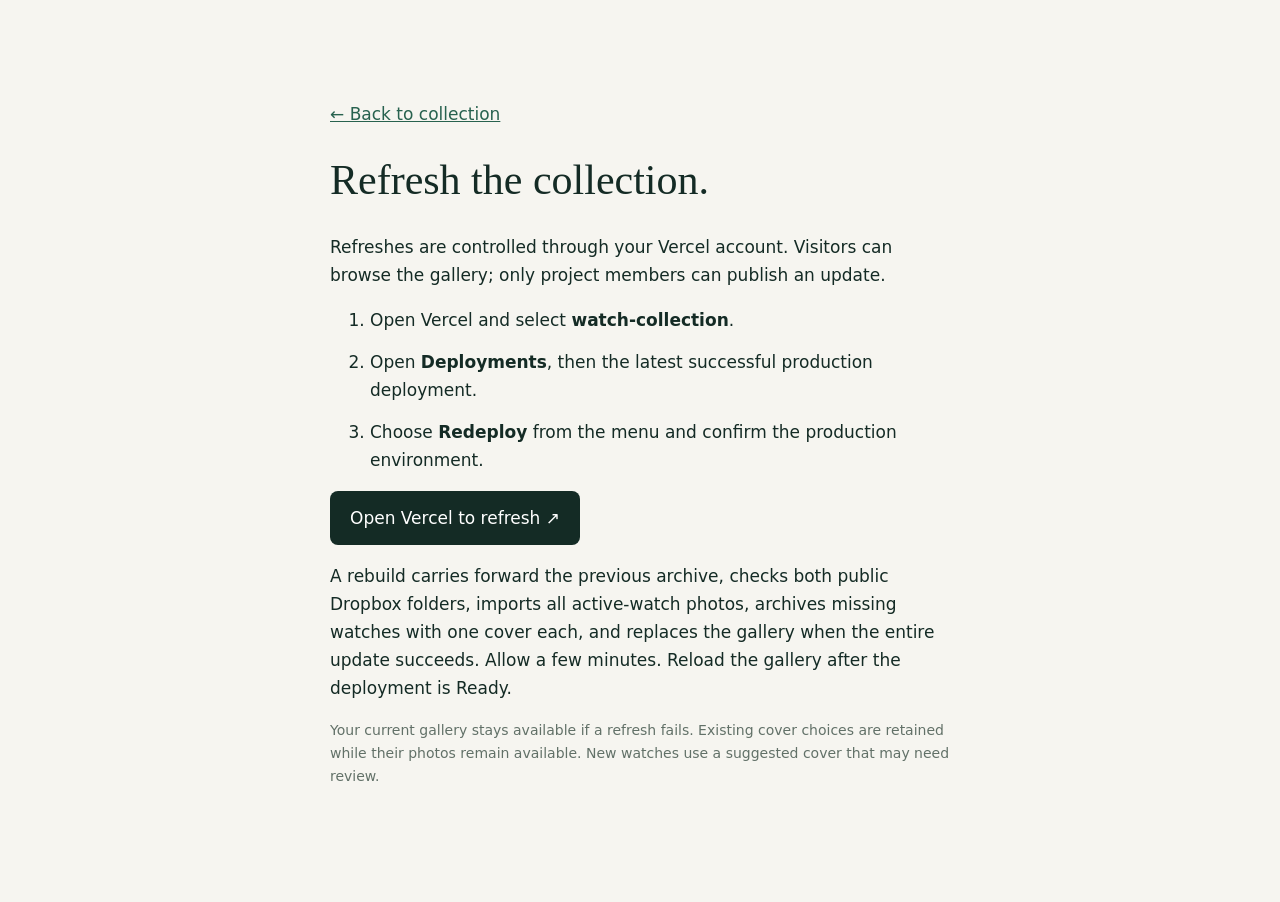
<file: refresh.html>
<!doctype html>
<html lang="en"><meta charset="utf-8"><meta name="viewport" content="width=device-width,initial-scale=1"><title>Refresh the collection</title>
<style>body{margin:0;background:#f6f5f0;color:#142b25;font:17px/1.65 system-ui}main{max-width:620px;margin:8vh auto;padding:28px}h1{font:42px/1.15 Georgia}a{color:#28624f}.button{display:inline-block;padding:13px 20px;border-radius:8px;background:#142b25;color:white;text-decoration:none}li{margin:14px 0}.note{font-size:14px;color:#627168}</style>
<main><a href="/">← Back to collection</a><h1>Refresh the collection.</h1><p>Refreshes are controlled through your Vercel account. Visitors can browse the gallery; only project members can publish an update.</p>
<ol><li>Open Vercel and select <strong>watch-collection</strong>.</li><li>Open <strong>Deployments</strong>, then the latest successful production deployment.</li><li>Choose <strong>Redeploy</strong> from the menu and confirm the production environment.</li></ol>
<p><a class="button" href="https://vercel.com/dashboard" target="_blank" rel="noopener noreferrer">Open Vercel to refresh ↗</a></p>
<p>A rebuild carries forward the previous archive, checks both public Dropbox folders, imports all active-watch photos, archives missing watches with one cover each, and replaces the gallery when the entire update succeeds. Allow a few minutes. Reload the gallery after the deployment is Ready.</p>
<p class="note">Your current gallery stays available if a refresh fails. Existing cover choices are retained while their photos remain available. New watches use a suggested cover that may need review.</p></main></html>
</file>
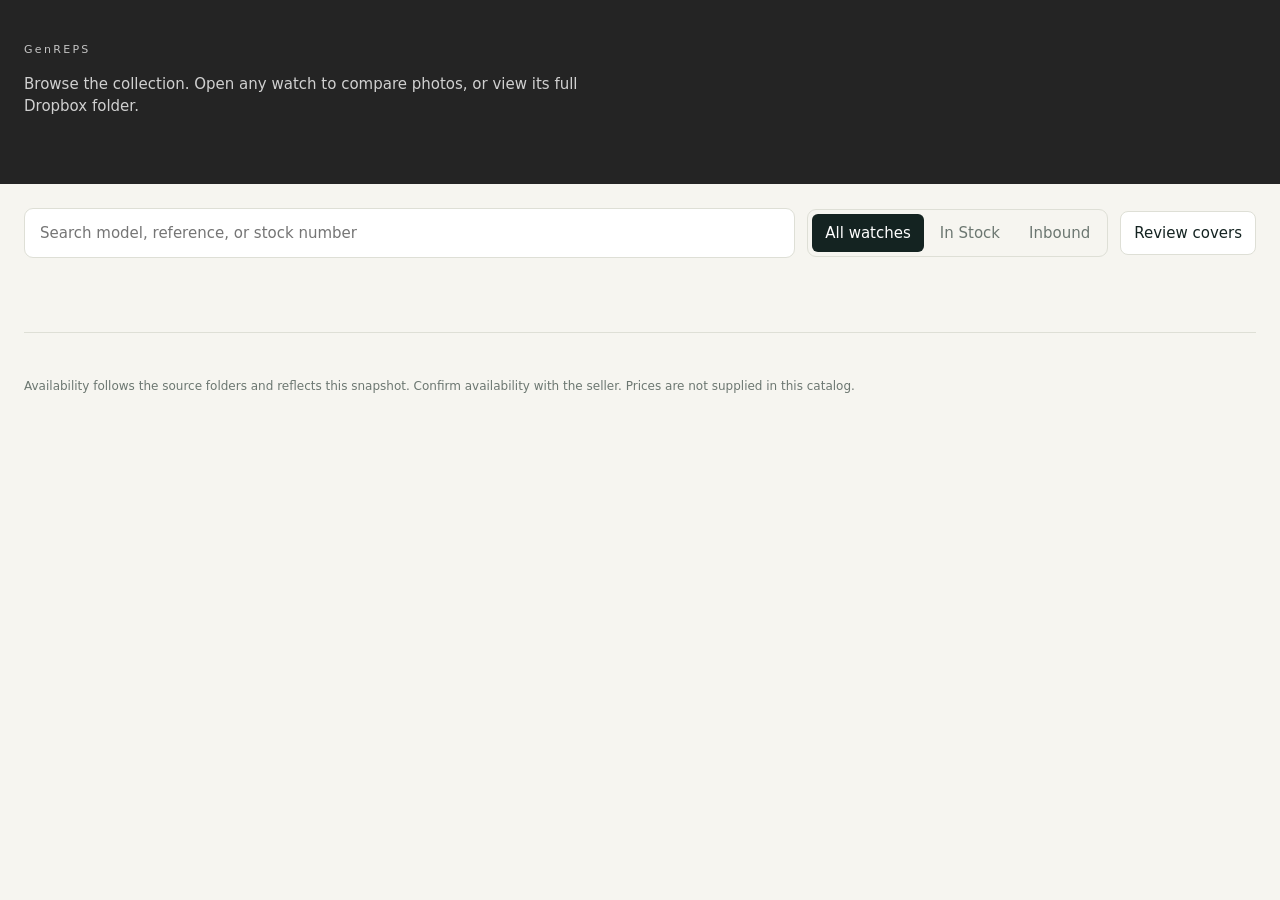
<file: template.html>
<!doctype html>
<html lang="en"><head><meta charset="utf-8"><meta name="viewport" content="width=device-width,initial-scale=1"><title>GenREPS</title>
<style>
:root{color-scheme:light;--ink:#142321;--muted:#6c7771;--paper:#f6f5f0;--line:#dedfd6;--accent:#28624f}*{box-sizing:border-box}body{margin:0;background:var(--paper);color:var(--ink);font:15px/1.5 system-ui,-apple-system,BlinkMacSystemFont,"Segoe UI",sans-serif}button,input,a{-webkit-tap-highlight-color:transparent}button,a{touch-action:manipulation}button{cursor:pointer;font:inherit}header{background:#242424;color:#fff;padding:42px max(24px,calc((100vw - 1400px)/2));position:relative}.eyebrow{letter-spacing:.21em;text-transform:none;font-size:11px;color:#c4c4c4;margin:0 0 14px}h1{font:normal clamp(32px,5vw,52px)/1.12 Georgia,serif;margin:0 0 16px}header p{margin:0;color:#d0d0d0;max-width:600px}header .stats{margin-top:24px;display:flex;gap:26px;flex-wrap:wrap}.stats strong{display:block;color:#fff;font-size:24px;font-weight:500}.stats span{color:#c4c4c4;font-size:12px}main{max-width:1450px;margin:auto;padding:24px}.toolbar{display:flex;gap:12px;align-items:center;flex-wrap:wrap;margin-bottom:16px}.search{min-width:220px;flex:1;border:1px solid var(--line);border-radius:9px;padding:13px 15px;background:#fff;color:var(--ink);font:inherit}.tabs{display:flex;padding:4px;border:1px solid var(--line);border-radius:9px;gap:3px}.tabs button{border:0;border-radius:6px;background:none;color:var(--muted);padding:8px 13px;white-space:nowrap}.tabs button.active{background:var(--ink);color:white}.plain{border:1px solid var(--line);border-radius:8px;background:#fff;padding:10px 13px;color:var(--ink)}.plain:hover{border-color:#698b7a}.caption{display:flex;justify-content:space-between;align-items:center;gap:12px;color:var(--muted);font-size:12px;margin:20px 0}.grid{display:grid;grid-template-columns:repeat(auto-fill,minmax(245px,1fr));gap:20px}.card{background:white;border:1px solid var(--line);border-radius:12px;overflow:hidden;box-shadow:0 4px 16px #14232104}.picture{display:block;border:0;padding:0;width:100%;background:#e7e8e1;position:relative;aspect-ratio:1;overflow:hidden}.picture img{width:100%;height:100%;object-fit:cover;display:block;transition:transform .25s}.picture:hover img{transform:scale(1.035)}.badge{position:absolute;top:13px;left:13px;display:inline-flex;background:#f5faf5ed;color:#265039;padding:5px 9px;border-radius:5px;font-size:11px;font-weight:650}.badge.inbound{background:#fff7e8ed;color:#795c22}.content{padding:16px}.content h2{font-size:14px;line-height:1.4;margin:0 0 8px;min-height:40px;font-weight:600}.detail{color:var(--muted);font-size:12px}.actions{display:flex;justify-content:space-between;gap:10px;align-items:center;border-top:1px solid #edf0e9;margin-top:13px;padding-top:12px}.actions a{font-size:12px;color:var(--accent);text-decoration:none}.actions button{font-size:12px;border:0;background:none;padding:0;color:var(--ink)}.review{color:#956c15;font-size:11px;margin-top:8px}.empty{padding:60px 20px;text-align:center;color:var(--muted);grid-column:1/-1}.reviewbar{display:none;border:1px solid #c9d8ca;background:#eaf1e9;border-radius:9px;padding:15px;margin-bottom:20px;gap:14px;align-items:center;flex-wrap:wrap}.reviewbar.show{display:flex}.reviewbar p{flex:1;margin:0;min-width:230px;font-size:13px}.reviewonly{display:none}body.reviewing .reviewonly{display:block}footer{padding:32px 0;color:var(--muted);font-size:12px;border-top:1px solid var(--line);margin-top:34px}footer a{color:var(--accent)}dialog{max-width:1050px;width:calc(100vw - 32px);max-height:90vh;border:0;border-radius:16px;padding:24px;color:var(--ink);background:var(--paper)}dialog::backdrop{background:#0c211bd4}.modalhead{display:flex;justify-content:space-between;align-items:flex-start;gap:14px}.modalhead h2{font-size:20px;margin:0}.close{border:0;border-radius:50%;background:#e4e9e0;min-width:38px;height:38px;font-size:24px}.candidates{display:grid;grid-template-columns:repeat(auto-fit,minmax(180px,1fr));gap:14px;margin-top:20px}.candidate{border:2px solid transparent;background:white;border-radius:9px;overflow:hidden;padding:0;text-align:left;color:var(--ink)}.candidate.selected{border-color:var(--accent);box-shadow:0 0 0 1px var(--accent)}.candidate img{display:block;width:100%;height:310px;object-fit:contain;background:#e6e8e0}.candidate span{display:block;padding:10px;font-size:12px}.modalnote{font-size:12px;color:var(--muted);margin:12px 0 0}a:focus-visible,button:focus-visible,input:focus-visible{outline:3px solid #b6a24c;outline-offset:3px}.toast{position:fixed;bottom:20px;left:50%;transform:translateX(-50%);background:#142b25;color:white;border-radius:8px;padding:12px 18px;display:none;z-index:5;max-width:90vw}.toast.show{display:block}@media(max-width:600px){header{padding:30px 20px}main{padding:18px 12px}.grid{grid-template-columns:repeat(2,minmax(0,1fr));gap:10px}.content{padding:12px}.content h2{font-size:12px;min-height:50px}.badge{top:8px;left:8px;font-size:10px;padding:4px 7px}.actions{flex-wrap:wrap;gap:6px}.toolbar{gap:8px}.search{flex-basis:100%}.tabs{flex:1}.tabs button{flex:1;padding:7px 8px;font-size:12px}.caption{font-size:11px}dialog{padding:16px}.candidates{grid-template-columns:repeat(2,minmax(0,1fr));gap:8px}.candidate img{height:230px}.stats{gap:20px!important}}
</style></head><body>
<header><p class="eyebrow">GenREPS</p><p>Browse the collection. Open any watch to compare photos, or view its full Dropbox folder.</p><div class="stats" id="stats"></div></header>
<main><div class="toolbar"><input class="search" id="search" type="search" placeholder="Search model, reference, or stock number" aria-label="Search watches"><div class="tabs" aria-label="Availability"><button class="active" data-filter="all" aria-pressed="true">All watches</button><button data-filter="in_stock" aria-pressed="false">In Stock</button><button data-filter="inbound" aria-pressed="false">Inbound</button></div><button id="reviewToggle" class="plain" aria-pressed="false">Review covers</button></div>
<div class="reviewbar" id="reviewbar"><p>Choose a face photo for each watch. Download your choices, then apply them with the updater to keep them on future runs.</p><button class="plain" id="save">Download cover choices</button><button class="plain" id="import">Load choices</button><input type="file" id="importFile" accept="application/json,.json" hidden><label style="font-size:12px"><input type="checkbox" id="onlyReview"> Needs review only</label></div>
<div class="caption"><span id="resultcount" aria-live="polite"></span><span id="updated"></span></div><div class="grid" id="grid"></div><footer><div id="sources"></div><p>Availability follows the source folders and reflects this snapshot. Confirm availability with the seller. Prices are not supplied in this catalog.</p></footer></main>
<dialog id="modal"><div class="modalhead"><div><h2 id="modalTitle"></h2><p id="modalSub" class="modalnote"></p></div><button class="close" id="close" aria-label="Close photo viewer">×</button></div><div id="candidates" class="candidates"></div><p class="modalnote" id="modalNote"></p></dialog><div id="toast" class="toast" role="status"></div>
<script id="catalog-data" type="application/json">__CATALOG_DATA__</script>
<script>
'use strict';
const data=JSON.parse(document.getElementById('catalog-data').textContent);
const defaults=__DEFAULT_OVERRIDES__;
const galleryOnly=data.gallery_only===true;
let choices={...defaults};let filter='all';let reviewing=false;let current=null;
try{const saved=JSON.parse(localStorage.getItem('watch-cover-choices-v1')||'{}');if(saved&&typeof saved==='object')Object.assign(choices,saved)}catch{}
const el=id=>document.getElementById(id);
function node(tag,cls,text){const e=document.createElement(tag);if(cls)e.className=cls;if(text!==undefined)e.textContent=text;return e}
function validUrl(url){try{const u=new URL(url);return u.protocol==='https:'&&u.hostname==='www.dropbox.com'?u.href:'#'}catch{return '#'}}
function chosen(p){return p.photos.find(x=>x.id===choices[p.id]&&x.preview)||p.photos.find(x=>x.id===p.cover_id)||p.photos.find(x=>x.preview)}
function pending(p){return p.needs_review&&!p.photos.some(x=>x.id===choices[p.id])}
function toast(text){el('toast').textContent=text;el('toast').classList.add('show');setTimeout(()=>el('toast').classList.remove('show'),3500)}
function persist(){try{localStorage.setItem('watch-cover-choices-v1',JSON.stringify(choices))}catch{} }
function openProduct(p){if(galleryOnly){window.open(validUrl(p.folder_url),'_blank','noopener');return;}current=p;el('modalTitle').textContent=p.title;el('modalSub').textContent=(p.status==='in_stock'?'In Stock':'Inbound')+' · '+p.photo_count+' source photos';el('candidates').replaceChildren();
 for(const photo of p.photos.filter(x=>x.preview)){const button=node('button','candidate'+(chosen(p).id===photo.id?' selected':''));const img=node('img');img.src=photo.preview;img.alt=p.title+' — '+photo.name;button.append(img,node('span','',photo.name+(chosen(p).id===photo.id?' · Current cover':'')));button.addEventListener('click',()=>{choices[p.id]=photo.id;persist();openProduct(p);render();toast('Cover selected. Download your choices to keep them in the updater.');});el('candidates').append(button)}
 el('modalNote').textContent='Tap a photo to use it as the cover. '+p.photos.filter(x=>x.preview).length+' candidate photos are cached here; the complete set is available in the Dropbox folder.';if(!el('modal').open)el('modal').showModal();}
function render(){const query=el('search').value.toLowerCase().trim();const list=data.products.filter(p=>(filter==='all'||p.status===filter)&&p.title.toLowerCase().includes(query)&&(!el('onlyReview').checked||!reviewing||pending(p)));el('grid').replaceChildren();el('resultcount').textContent=list.length+' watch'+(list.length===1?'':'es')+(reviewing?' · '+data.products.filter(pending).length+' covers to review':'');
 for(const p of list){const card=node('article','card');const pic=node('button','picture');pic.setAttribute('aria-label','View photos: '+p.title);const img=node('img');img.src=chosen(p).preview;img.alt=p.title;img.loading='lazy';pic.append(img,node('span','badge '+(p.status==='inbound'?'inbound':''),p.status==='in_stock'?'In Stock':'Inbound'));pic.addEventListener('click',()=>openProduct(p));const content=node('div','content');content.append(node('h2','',p.title),node('div','detail',p.photo_count+' photos'));if(pending(p))content.append(node('div','review reviewonly','Check suggested face photo'));const actions=node('div','actions');const link=node('a','','Full photo set ↗');link.href=validUrl(p.folder_url);link.target='_blank';link.rel='noopener noreferrer';const change=node('button','','Choose cover');change.addEventListener('click',()=>openProduct(p));actions.append(link);if(!galleryOnly)actions.append(change);content.append(actions);card.append(pic,content);el('grid').append(card)}if(!list.length)el('grid').append(node('p','empty','No watches match these filters.'));}
for(const [status,label]of [['in_stock','In Stock'],['inbound','Inbound']]){const box=node('div');box.append(node('strong','',String(data.products.filter(p=>p.status===status).length)),node('span','',label));el('stats').append(box)}
el('updated').textContent='Updated '+new Date(data.updated_at).toLocaleString(undefined,{month:'short',day:'numeric',year:'numeric',hour:'numeric',minute:'2-digit'});
for(const s of data.sources){const a=node('a','',s.name+' source ↗');a.href=validUrl(s.url);a.target='_blank';a.rel='noopener noreferrer';a.style.marginRight='20px';el('sources').append(a)}
document.querySelectorAll('[data-filter]').forEach(b=>b.addEventListener('click',()=>{filter=b.dataset.filter;document.querySelectorAll('[data-filter]').forEach(x=>{x.classList.toggle('active',x===b);x.setAttribute('aria-pressed',x===b?'true':'false')});render()}));
el('search').addEventListener('input',render);el('onlyReview').addEventListener('change',render);el('close').addEventListener('click',()=>el('modal').close());el('modal').addEventListener('click',e=>{if(e.target===el('modal'))el('modal').close()});
el('reviewToggle').addEventListener('click',()=>{reviewing=!reviewing;document.body.classList.toggle('reviewing',reviewing);el('reviewbar').classList.toggle('show',reviewing);el('reviewToggle').setAttribute('aria-pressed',String(reviewing));el('reviewToggle').textContent=reviewing?'Finish review':'Review covers';render()});
el('save').addEventListener('click',()=>{const valid={};for(const p of data.products)if(p.photos.some(x=>x.id===choices[p.id]))valid[p.id]=choices[p.id];const url=URL.createObjectURL(new Blob([JSON.stringify(valid,null,2)],{type:'application/json'}));const a=node('a');a.href=url;a.download='cover-choices.json';a.click();setTimeout(()=>URL.revokeObjectURL(url),1000);toast('Apply cover-choices.json with the updater to save these selections.');});
el('import').addEventListener('click',()=>el('importFile').click());el('importFile').addEventListener('change',async e=>{try{const v=JSON.parse(await e.target.files[0].text());if(!v||Array.isArray(v)||typeof v!=='object')throw Error();for(const [id,photo]of Object.entries(v)){const p=data.products.find(p=>p.id===id);if(p&&p.photos.some(x=>x.id===photo))choices[id]=photo;}persist();render();toast('Cover choices loaded.')}catch{toast('That file could not be read as cover choices.')}});render();
if(galleryOnly){el('reviewToggle').hidden=true;document.querySelector('header>p:not(.eyebrow)').textContent='Browse watches available now and on their way. Tap a watch to open its full photo set.';}
</script></body></html>
</file>
